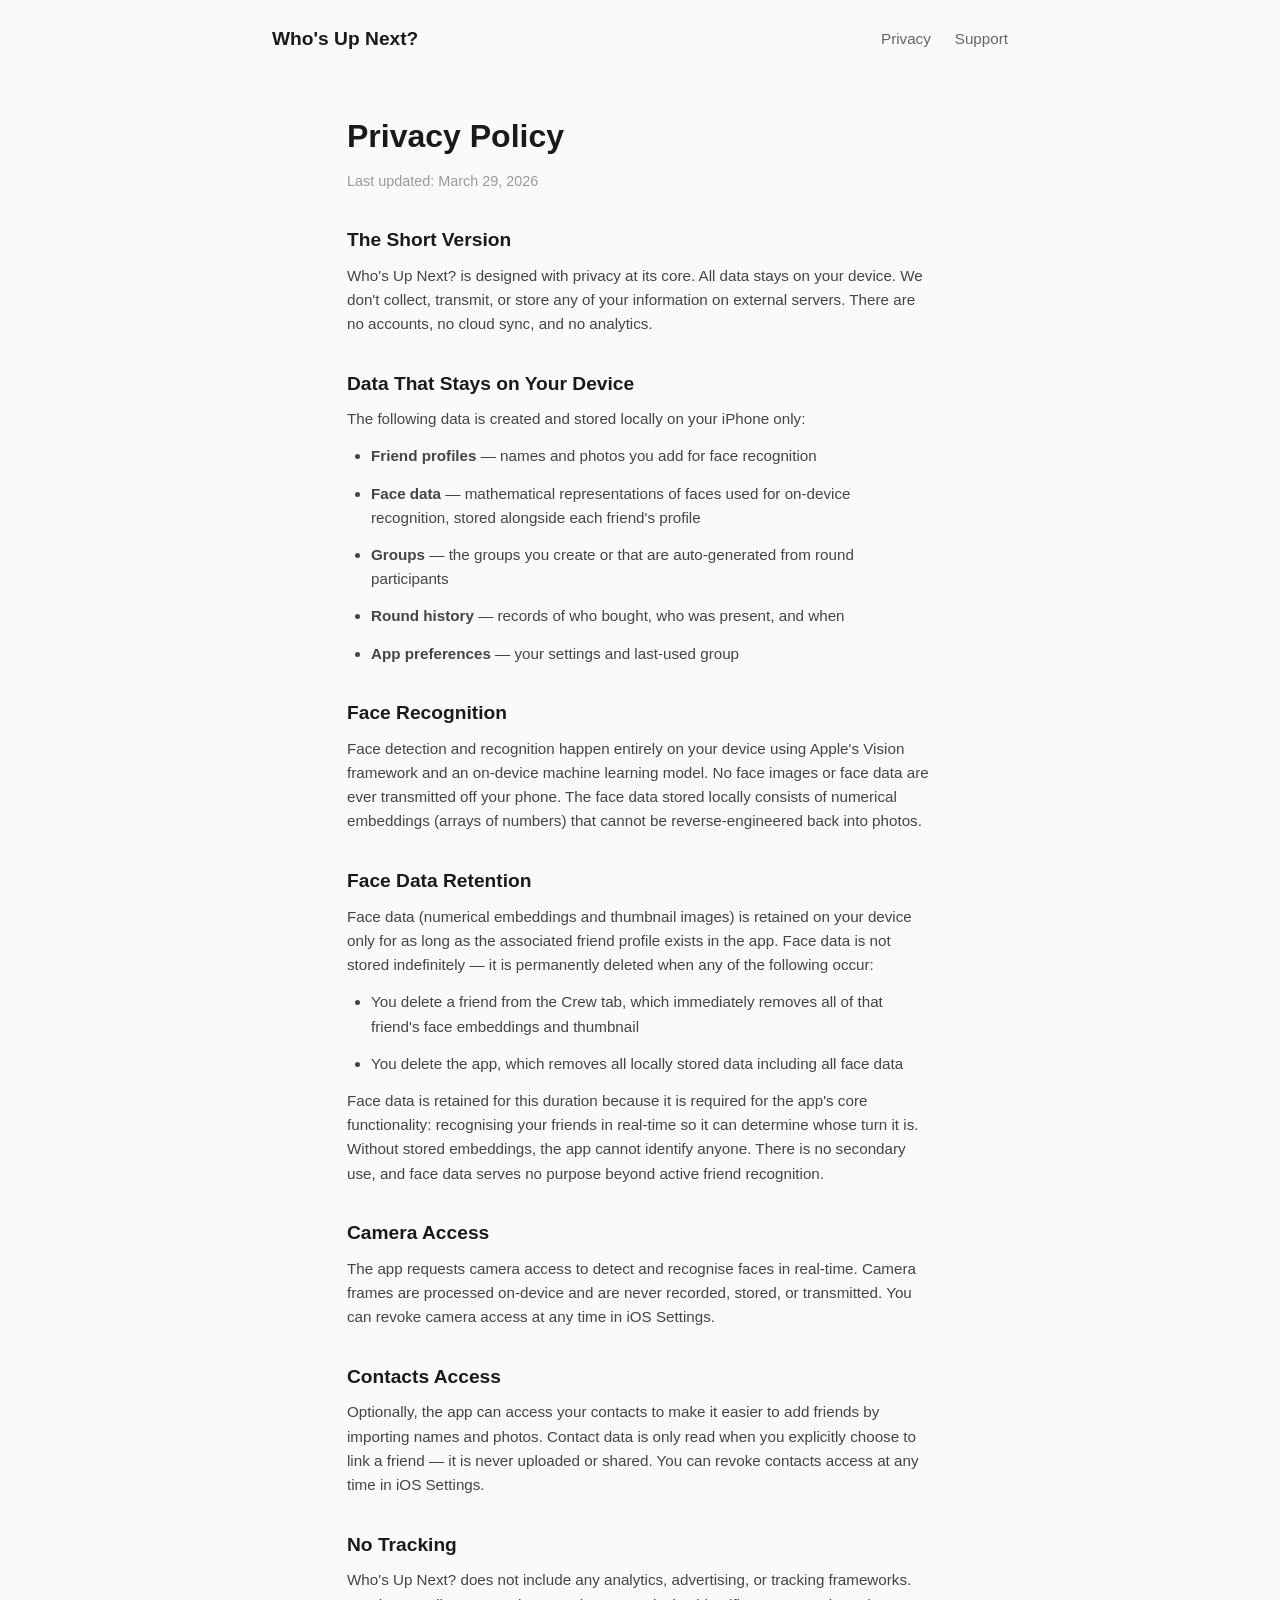
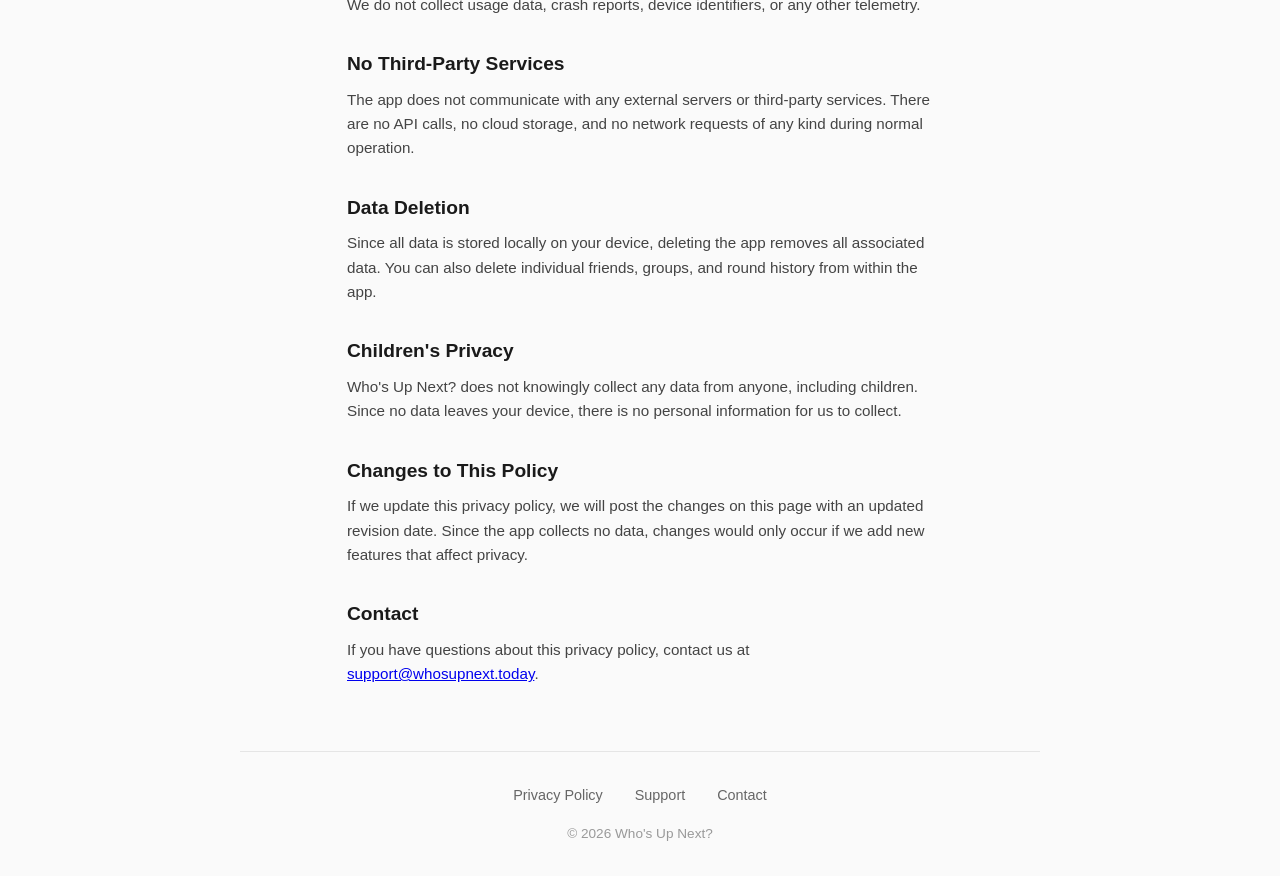
<file: privacy/index.html>
<!DOCTYPE html>
<html lang="en">
<head>
    <meta charset="UTF-8">
    <meta name="viewport" content="width=device-width, initial-scale=1.0">
    <title>Privacy Policy - Who's Up Next?</title>
    <link rel="icon" type="image/x-icon" href="/favicon.ico">
    <link rel="icon" type="image/png" sizes="48x48" href="/favicon.png">
    <link rel="apple-touch-icon" href="/apple-touch-icon.png">
    <link rel="stylesheet" href="/style.css">
</head>
<body>
    <header>
        <nav>
            <a href="/" class="logo">Who's Up Next?</a>
            <div class="nav-links">
                <a href="/privacy">Privacy</a>
                <a href="/support">Support</a>
            </div>
        </nav>
    </header>

    <main class="legal">
        <h1>Privacy Policy</h1>
        <p class="updated">Last updated: March 29, 2026</p>

        <h2>The Short Version</h2>
        <p>Who's Up Next? is designed with privacy at its core. All data stays on your device. We don't collect, transmit, or store any of your information on external servers. There are no accounts, no cloud sync, and no analytics.</p>

        <h2>Data That Stays on Your Device</h2>
        <p>The following data is created and stored locally on your iPhone only:</p>
        <ul>
            <li><strong>Friend profiles</strong> &mdash; names and photos you add for face recognition</li>
            <li><strong>Face data</strong> &mdash; mathematical representations of faces used for on-device recognition, stored alongside each friend's profile</li>
            <li><strong>Groups</strong> &mdash; the groups you create or that are auto-generated from round participants</li>
            <li><strong>Round history</strong> &mdash; records of who bought, who was present, and when</li>
            <li><strong>App preferences</strong> &mdash; your settings and last-used group</li>
        </ul>

        <h2>Face Recognition</h2>
        <p>Face detection and recognition happen entirely on your device using Apple's Vision framework and an on-device machine learning model. No face images or face data are ever transmitted off your phone. The face data stored locally consists of numerical embeddings (arrays of numbers) that cannot be reverse-engineered back into photos.</p>

        <h2>Face Data Retention</h2>
        <p>Face data (numerical embeddings and thumbnail images) is retained on your device only for as long as the associated friend profile exists in the app. Face data is not stored indefinitely &mdash; it is permanently deleted when any of the following occur:</p>
        <ul>
            <li>You delete a friend from the Crew tab, which immediately removes all of that friend's face embeddings and thumbnail</li>
            <li>You delete the app, which removes all locally stored data including all face data</li>
        </ul>
        <p>Face data is retained for this duration because it is required for the app's core functionality: recognising your friends in real-time so it can determine whose turn it is. Without stored embeddings, the app cannot identify anyone. There is no secondary use, and face data serves no purpose beyond active friend recognition.</p>

        <h2>Camera Access</h2>
        <p>The app requests camera access to detect and recognise faces in real-time. Camera frames are processed on-device and are never recorded, stored, or transmitted. You can revoke camera access at any time in iOS Settings.</p>

        <h2>Contacts Access</h2>
        <p>Optionally, the app can access your contacts to make it easier to add friends by importing names and photos. Contact data is only read when you explicitly choose to link a friend &mdash; it is never uploaded or shared. You can revoke contacts access at any time in iOS Settings.</p>

        <h2>No Tracking</h2>
        <p>Who's Up Next? does not include any analytics, advertising, or tracking frameworks. We do not collect usage data, crash reports, device identifiers, or any other telemetry.</p>

        <h2>No Third-Party Services</h2>
        <p>The app does not communicate with any external servers or third-party services. There are no API calls, no cloud storage, and no network requests of any kind during normal operation.</p>

        <h2>Data Deletion</h2>
        <p>Since all data is stored locally on your device, deleting the app removes all associated data. You can also delete individual friends, groups, and round history from within the app.</p>

        <h2>Children's Privacy</h2>
        <p>Who's Up Next? does not knowingly collect any data from anyone, including children. Since no data leaves your device, there is no personal information for us to collect.</p>

        <h2>Changes to This Policy</h2>
        <p>If we update this privacy policy, we will post the changes on this page with an updated revision date. Since the app collects no data, changes would only occur if we add new features that affect privacy.</p>

        <h2>Contact</h2>
        <p>If you have questions about this privacy policy, contact us at <a href="mailto:support@whosupnext.today">support@whosupnext.today</a>.</p>
    </main>

    <footer>
        <div class="footer-links">
            <a href="/privacy">Privacy Policy</a>
            <a href="/support">Support</a>
            <a href="mailto:support@whosupnext.today">Contact</a>
        </div>
        <p class="copyright">&copy; 2026 Who's Up Next?</p>
    </footer>
</body>
</html>
</file>
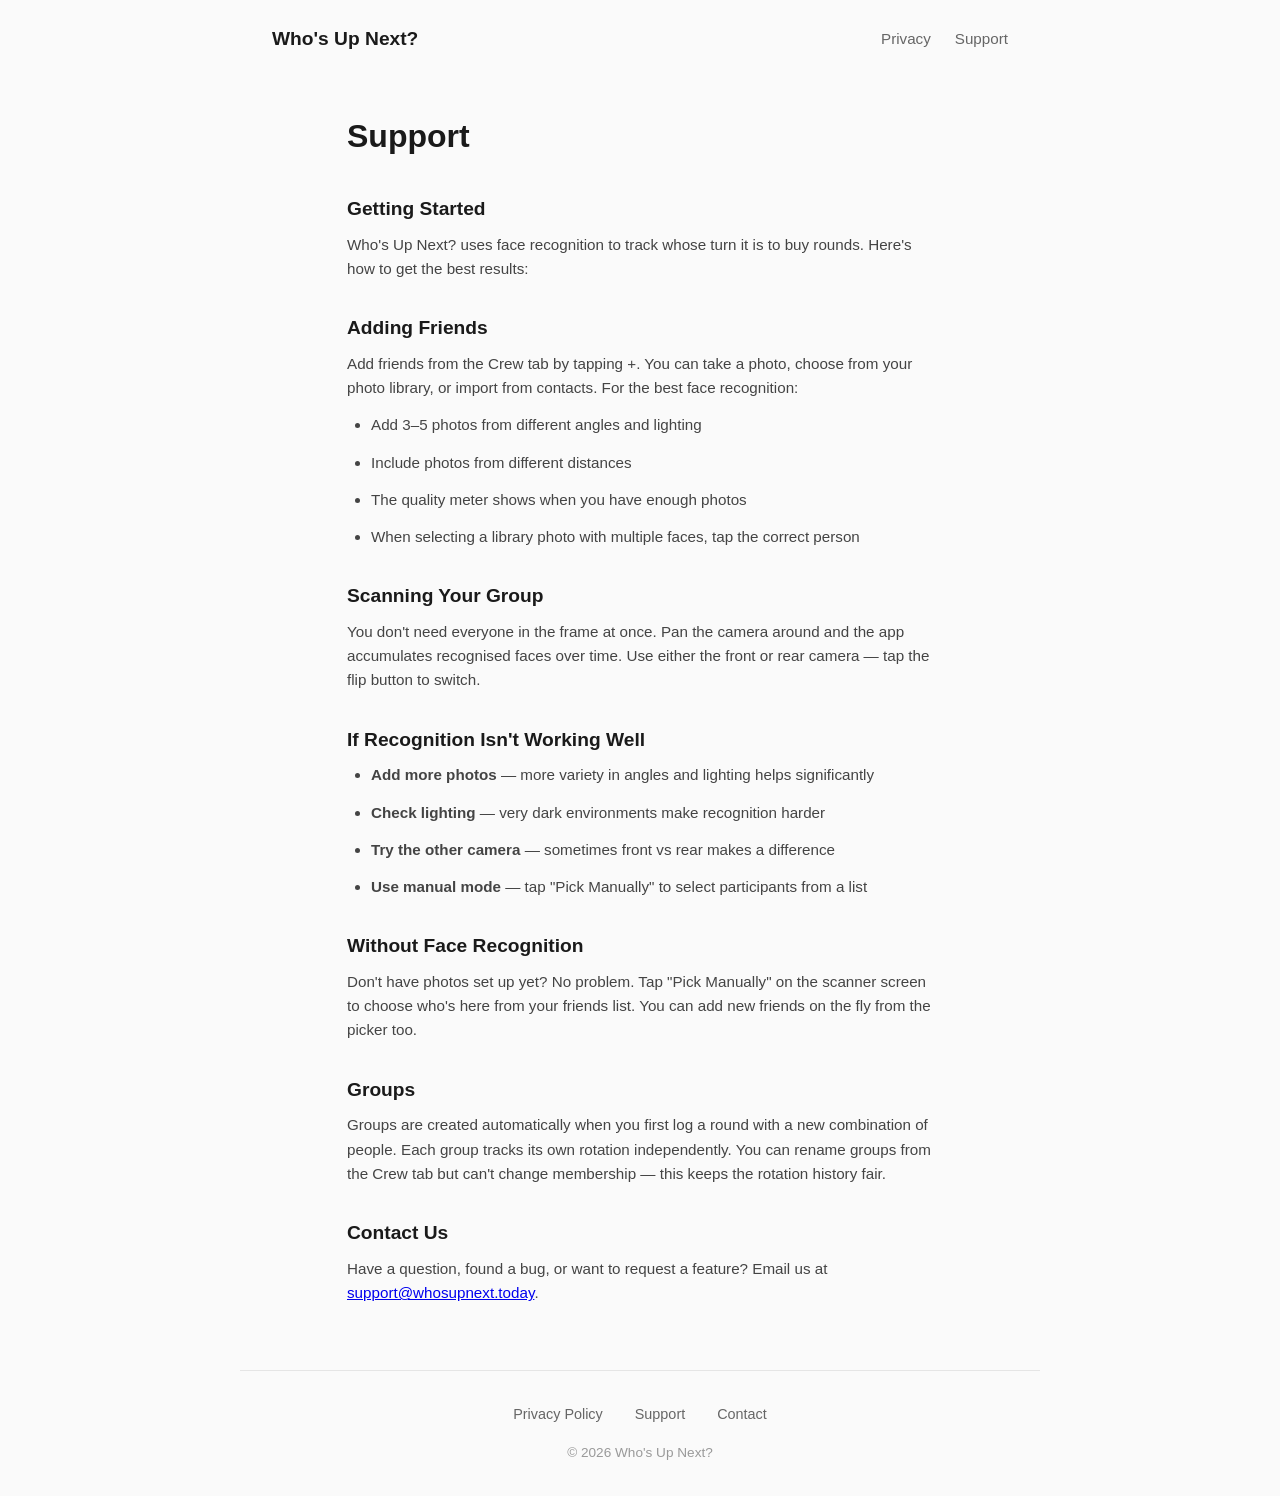
<file: support/index.html>
<!DOCTYPE html>
<html lang="en">
<head>
    <meta charset="UTF-8">
    <meta name="viewport" content="width=device-width, initial-scale=1.0">
    <title>Support - Who's Up Next?</title>
    <link rel="icon" type="image/x-icon" href="/favicon.ico">
    <link rel="icon" type="image/png" sizes="48x48" href="/favicon.png">
    <link rel="apple-touch-icon" href="/apple-touch-icon.png">
    <link rel="stylesheet" href="/style.css">
</head>
<body>
    <header>
        <nav>
            <a href="/" class="logo">Who's Up Next?</a>
            <div class="nav-links">
                <a href="/privacy">Privacy</a>
                <a href="/support">Support</a>
            </div>
        </nav>
    </header>

    <main class="legal">
        <h1>Support</h1>

        <h2>Getting Started</h2>
        <p>Who's Up Next? uses face recognition to track whose turn it is to buy rounds. Here's how to get the best results:</p>

        <h2>Adding Friends</h2>
        <p>Add friends from the Crew tab by tapping +. You can take a photo, choose from your photo library, or import from contacts. For the best face recognition:</p>
        <ul>
            <li>Add 3&ndash;5 photos from different angles and lighting</li>
            <li>Include photos from different distances</li>
            <li>The quality meter shows when you have enough photos</li>
            <li>When selecting a library photo with multiple faces, tap the correct person</li>
        </ul>

        <h2>Scanning Your Group</h2>
        <p>You don't need everyone in the frame at once. Pan the camera around and the app accumulates recognised faces over time. Use either the front or rear camera &mdash; tap the flip button to switch.</p>

        <h2>If Recognition Isn't Working Well</h2>
        <ul>
            <li><strong>Add more photos</strong> &mdash; more variety in angles and lighting helps significantly</li>
            <li><strong>Check lighting</strong> &mdash; very dark environments make recognition harder</li>
            <li><strong>Try the other camera</strong> &mdash; sometimes front vs rear makes a difference</li>
            <li><strong>Use manual mode</strong> &mdash; tap "Pick Manually" to select participants from a list</li>
        </ul>

        <h2>Without Face Recognition</h2>
        <p>Don't have photos set up yet? No problem. Tap "Pick Manually" on the scanner screen to choose who's here from your friends list. You can add new friends on the fly from the picker too.</p>

        <h2>Groups</h2>
        <p>Groups are created automatically when you first log a round with a new combination of people. Each group tracks its own rotation independently. You can rename groups from the Crew tab but can't change membership &mdash; this keeps the rotation history fair.</p>

        <h2>Contact Us</h2>
        <p>Have a question, found a bug, or want to request a feature? Email us at <a href="mailto:support@whosupnext.today">support@whosupnext.today</a>.</p>
    </main>

    <footer>
        <div class="footer-links">
            <a href="/privacy">Privacy Policy</a>
            <a href="/support">Support</a>
            <a href="mailto:support@whosupnext.today">Contact</a>
        </div>
        <p class="copyright">&copy; 2026 Who's Up Next?</p>
    </footer>
</body>
</html>
</file>
<file: style.css>
/* ============================================
   THEME A: "Minimal" — clean black & white
   ============================================ */

* {
    margin: 0;
    padding: 0;
    box-sizing: border-box;
}

body {
    font-family: -apple-system, BlinkMacSystemFont, "Segoe UI", Roboto, sans-serif;
    color: #1a1a1a;
    line-height: 1.6;
    background: #fafafa;
}

/* Nav */
nav {
    max-width: 800px;
    margin: 0 auto;
    padding: 1.5rem 2rem;
    display: flex;
    justify-content: space-between;
    align-items: center;
}

.logo {
    font-size: 1.2rem;
    font-weight: 700;
    color: #1a1a1a;
    text-decoration: none;
}

.nav-links {
    display: flex;
    gap: 1.5rem;
}

.nav-links a {
    color: #666;
    text-decoration: none;
    font-size: 0.95rem;
}

.nav-links a:hover {
    color: #1a1a1a;
}

/* App icon */
.app-icon {
    width: 120px;
    height: 120px;
    margin-bottom: 1.5rem;
    border-radius: 26px;
}

/* Hero */
.hero {
    max-width: 700px;
    margin: 4rem auto 3rem;
    padding: 0 2rem;
    text-align: center;
}

.tagline {
    font-size: 1.05rem;
    color: #888;
    margin-bottom: 0.6rem;
    letter-spacing: 0.01em;
}

.hero h1 {
    font-size: 2.5rem;
    line-height: 1.2;
    margin-bottom: 1.2rem;
    letter-spacing: -0.02em;
}

.subtitle {
    font-size: 1.15rem;
    color: #555;
    margin-bottom: 2rem;
    line-height: 1.7;
}

.app-store-link {
    display: inline-block;
    text-decoration: none;
    transition: opacity 0.2s, transform 0.2s;
}

.app-store-link:hover {
    opacity: 0.85;
    transform: scale(1.03);
}

.app-store-badge {
    display: block;
    width: 180px;
    height: auto;
}

/* Screenshots */
.screenshots {
    max-width: 900px;
    margin: 0 auto 4rem;
    padding: 0 1rem;
}

.screenshot-scroll {
    display: flex;
    gap: 2rem;
    overflow-x: auto;
    scroll-snap-type: x mandatory;
    -webkit-overflow-scrolling: touch;
    padding: 1rem 1rem 2rem;
}

.screenshot-scroll::-webkit-scrollbar {
    display: none;
}

.screenshot {
    flex: 0 0 auto;
    scroll-snap-align: center;
    text-align: center;
}

.screenshot img {
    height: 500px;
    width: auto;
    border-radius: 24px;
    box-shadow: 0 8px 30px rgba(0, 0, 0, 0.12);
}

.screenshot .caption {
    margin-top: 0.8rem;
    font-size: 0.9rem;
    color: #888;
}

/* Features */
.features {
    max-width: 700px;
    margin: 0 auto 5rem;
    padding: 0 2rem;
    display: grid;
    grid-template-columns: 1fr 1fr;
    gap: 2.5rem;
}

.feature h3 {
    font-size: 1.1rem;
    margin-bottom: 0.4rem;
}

.feature p {
    color: #555;
    font-size: 0.95rem;
    line-height: 1.6;
}

/* Footer */
footer {
    max-width: 800px;
    margin: 0 auto;
    padding: 2rem;
    border-top: 1px solid #e5e5e5;
    text-align: center;
}

.footer-links {
    display: flex;
    justify-content: center;
    gap: 2rem;
    margin-bottom: 1rem;
}

.footer-links a {
    color: #666;
    text-decoration: none;
    font-size: 0.9rem;
}

.footer-links a:hover {
    color: #1a1a1a;
}

.copyright {
    color: #999;
    font-size: 0.85rem;
}

/* Legal pages */
.legal {
    max-width: 650px;
    margin: 2rem auto 4rem;
    padding: 0 2rem;
}

.legal h1 {
    font-size: 2rem;
    margin-bottom: 0.5rem;
}

.legal .updated {
    color: #999;
    font-size: 0.9rem;
    margin-bottom: 2rem;
}

.legal h2 {
    font-size: 1.2rem;
    margin-top: 2rem;
    margin-bottom: 0.5rem;
}

.legal p, .legal li {
    color: #444;
    font-size: 0.95rem;
    margin-bottom: 0.8rem;
}

.legal ul {
    padding-left: 1.5rem;
    margin-bottom: 0.8rem;
}

/* Responsive */
@media (max-width: 600px) {
    .hero h1 {
        font-size: 1.8rem;
    }

    .features {
        grid-template-columns: 1fr;
        gap: 2rem;
    }

    .screenshot img {
        height: 400px;
    }
}
</file>
